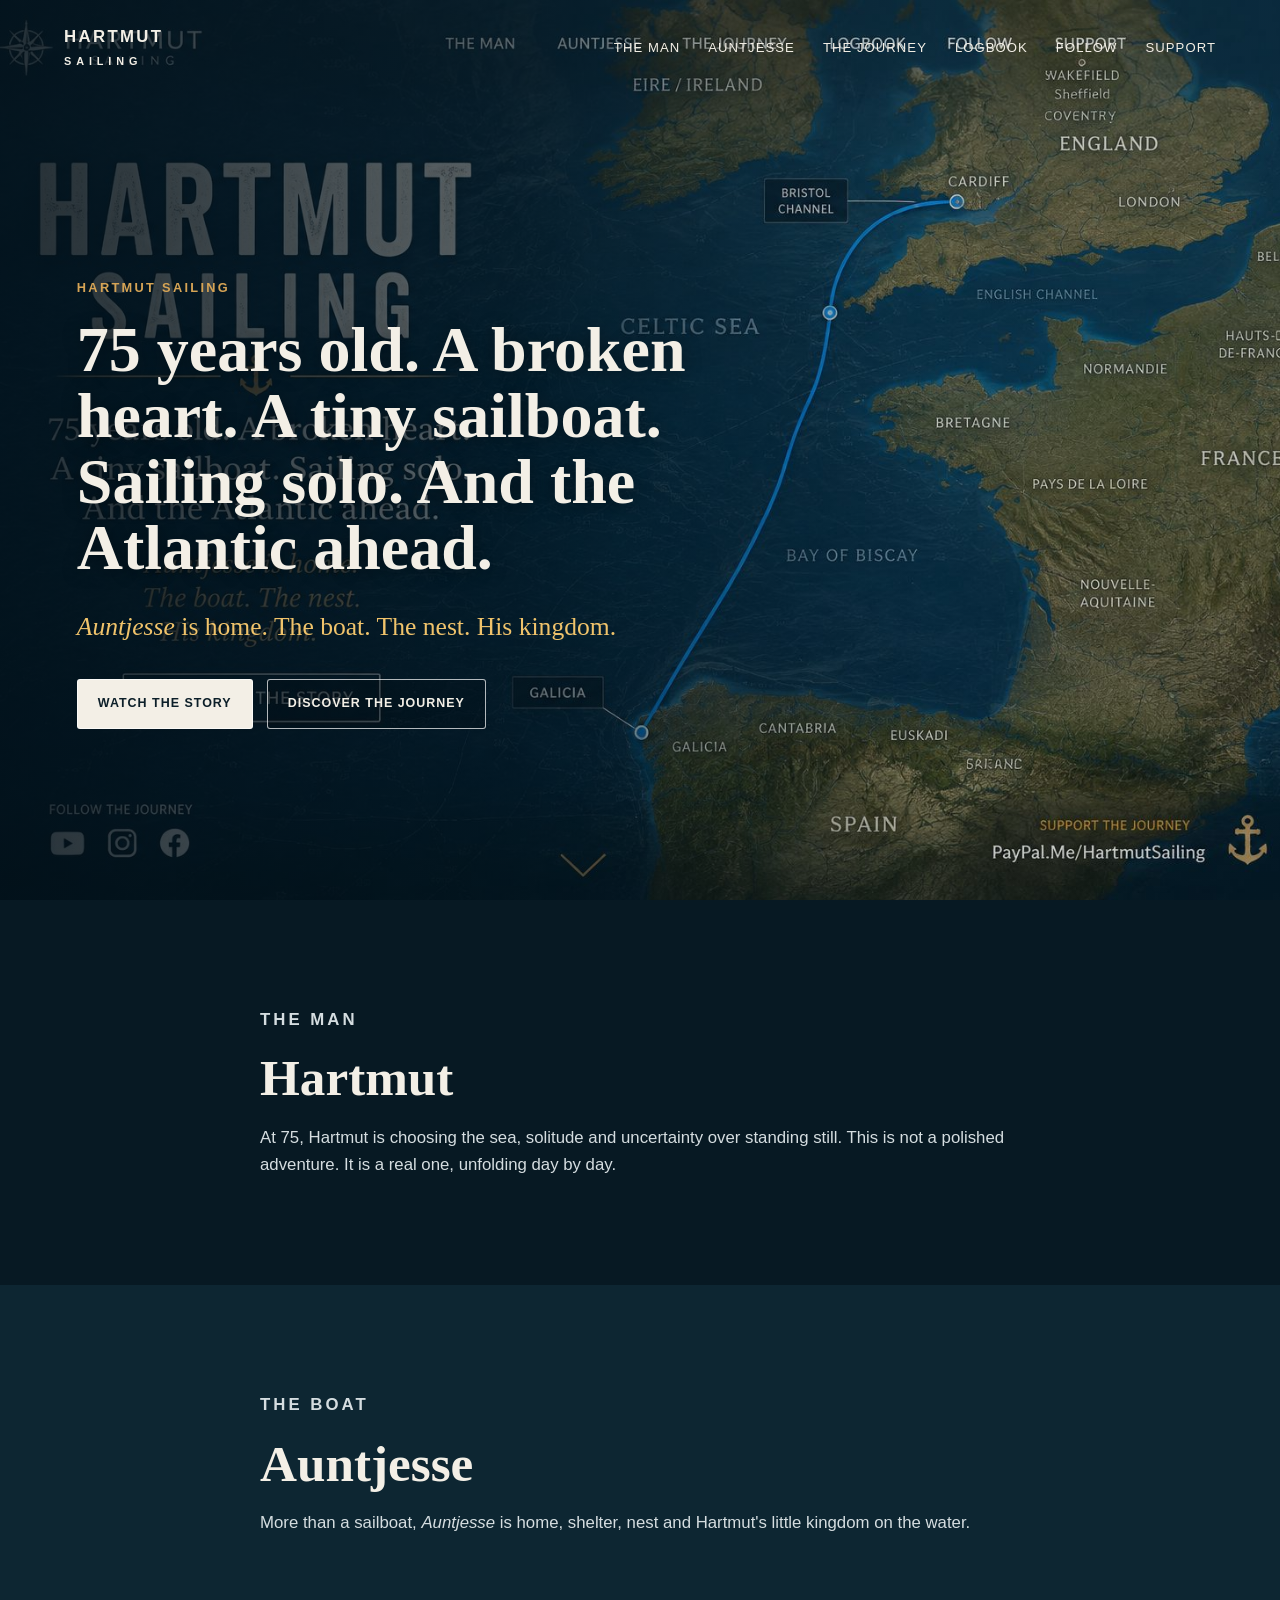
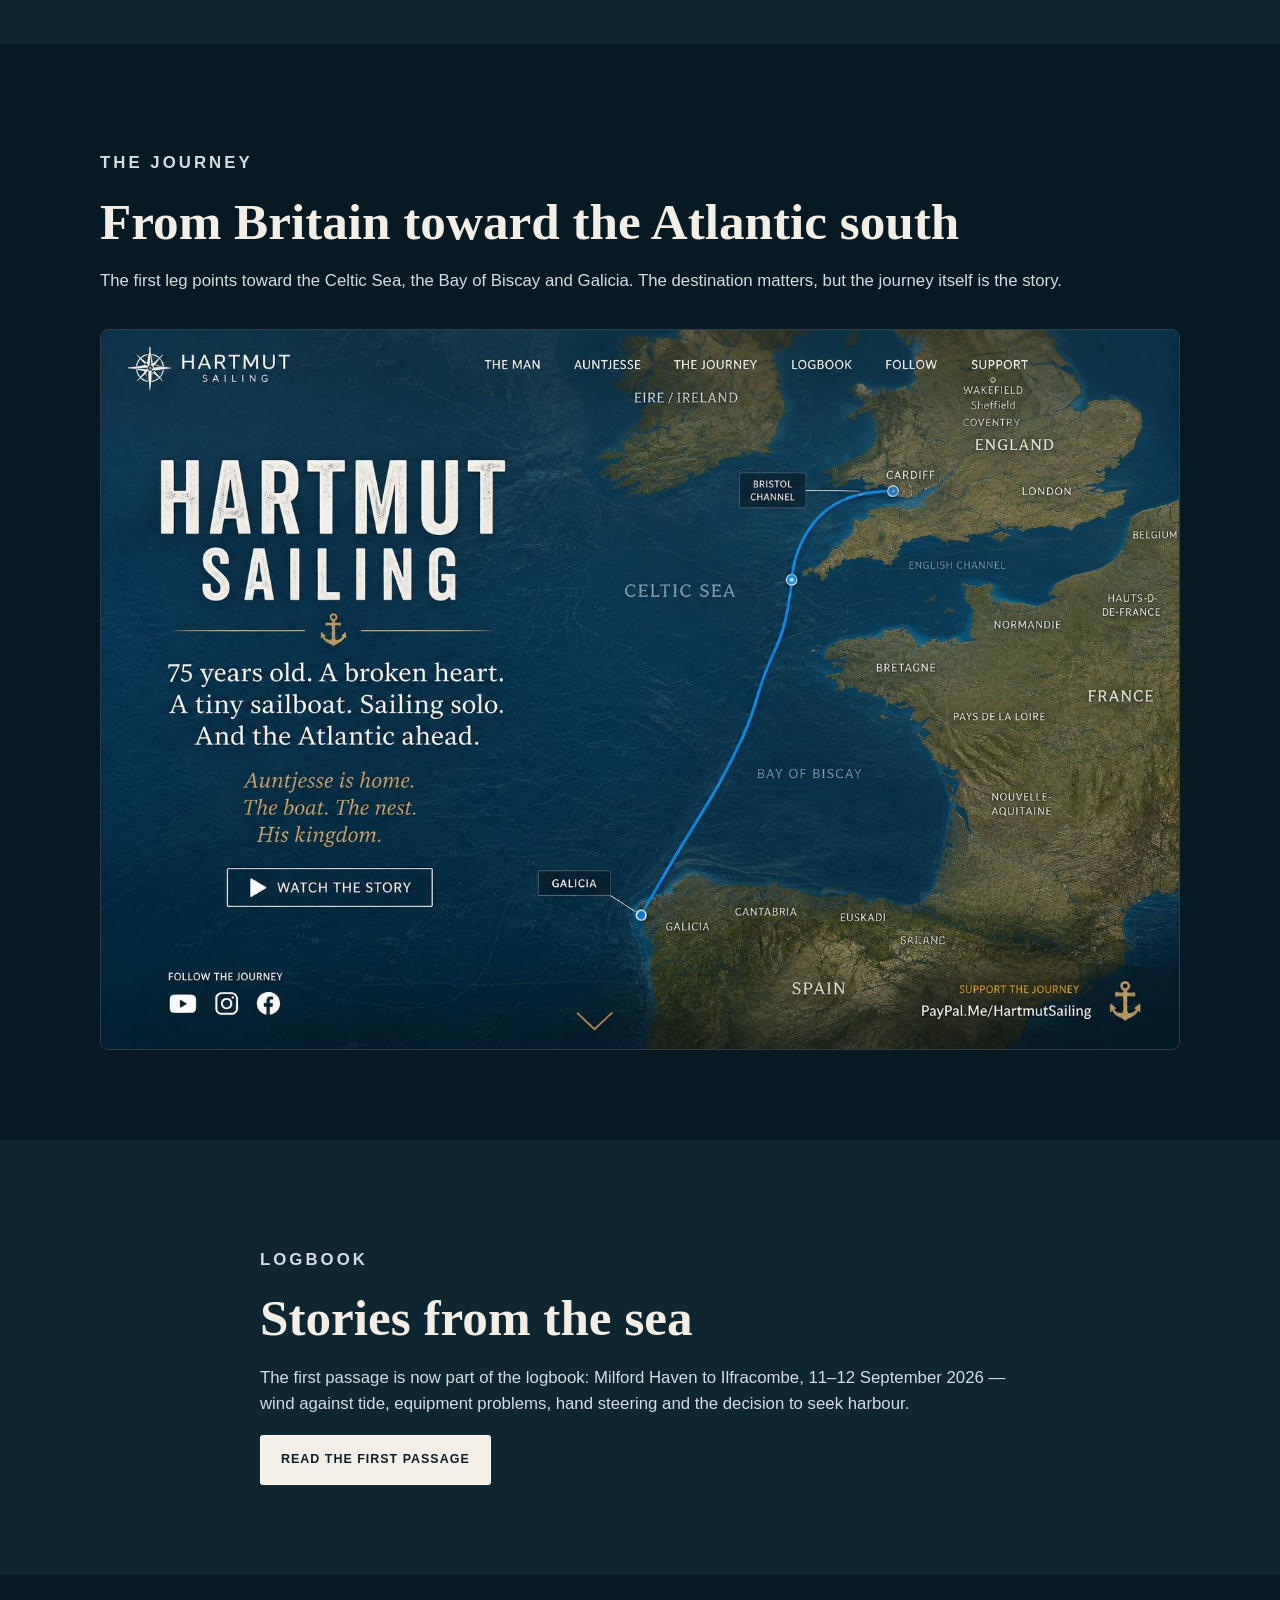
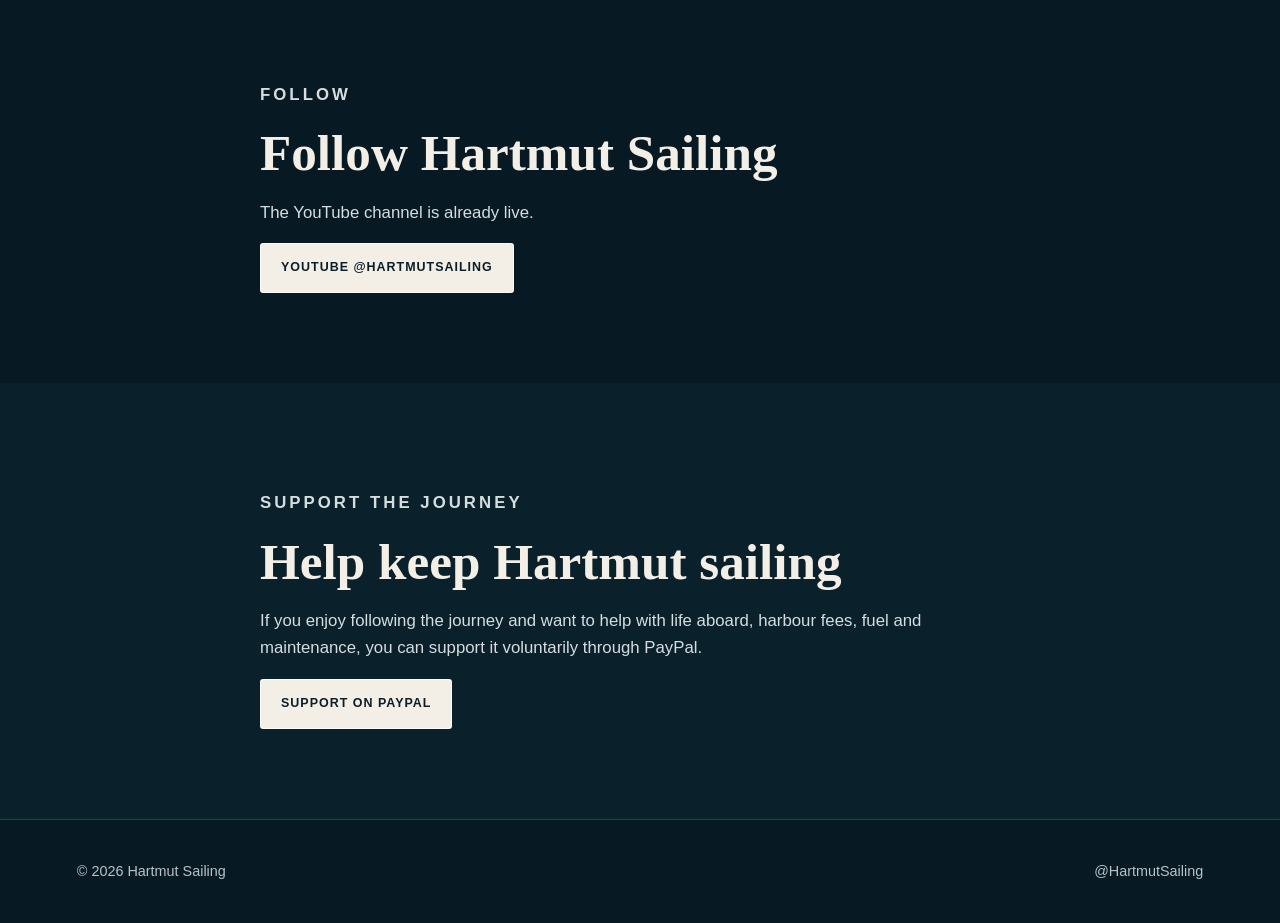
<file: index.html>
<!doctype html>
<html lang="en">
<head>
  <meta charset="utf-8">
  <meta name="viewport" content="width=device-width, initial-scale=1">
  <title>Hartmut Sailing</title>
  <meta name="description" content="75 years old. A broken heart. A tiny sailboat. Sailing solo. And the Atlantic ahead.">
  <link rel="stylesheet" href="style.css">
</head>
<body>
  <header class="hero" id="top">
    <div class="overlay"></div>
    <nav class="nav">
      <a class="brand" href="#top">HARTMUT <span>SAILING</span></a>
      <button class="menu-toggle" aria-label="Open menu">☰</button>
      <div class="menu">
        <a href="#man">The Man</a>
        <a href="#boat">Auntjesse</a>
        <a href="#journey">The Journey</a>
        <a href="#logbook">Logbook</a>
        <a href="#follow">Follow</a>
        <a href="#support">Support</a>
      </div>
    </nav>
    <div class="hero-content">
      <p class="eyebrow">HARTMUT SAILING</p>
      <h1>75 years old. A broken heart. A tiny sailboat. Sailing solo. And the Atlantic ahead.</h1>
      <p class="lead"><em>Auntjesse</em> is home. The boat. The nest. His kingdom.</p>
      <div class="cta-row">
        <a class="button primary" href="https://www.youtube.com/@HartmutSailing" target="_blank" rel="noopener">Watch the story</a>
        <a class="button secondary" href="#journey">Discover the journey</a>
      </div>
    </div>
  </header>
  <main>
    <section id="man" class="section">
      <div class="section-inner narrow">
        <p class="kicker">The Man</p>
        <h2>Hartmut</h2>
        <p>At 75, Hartmut is choosing the sea, solitude and uncertainty over standing still. This is not a polished adventure. It is a real one, unfolding day by day.</p>
      </div>
    </section>
    <section id="boat" class="section alt">
      <div class="section-inner narrow">
        <p class="kicker">The Boat</p>
        <h2>Auntjesse</h2>
        <p>More than a sailboat, <em>Auntjesse</em> is home, shelter, nest and Hartmut's little kingdom on the water.</p>
      </div>
    </section>
    <section id="journey" class="section">
      <div class="section-inner">
        <p class="kicker">The Journey</p>
        <h2>From Britain toward the Atlantic south</h2>
        <p>The first leg points toward the Celtic Sea, the Bay of Biscay and Galicia. The destination matters, but the journey itself is the story.</p>
        <img class="route-image" src="asset/hero.jpg" alt="Hartmut Sailing route across the Atlantic coast of Western Europe">
      </div>
    </section>
    <section id="logbook" class="section alt">
      <div class="section-inner narrow">
        <p class="kicker">Logbook</p>
        <h2>Stories from the sea</h2>
        <p>The first passage is now part of the logbook: Milford Haven to Ilfracombe, 11–12 September 2026 — wind against tide, equipment problems, hand steering and the decision to seek harbour.</p>
        <a class="button primary" href="first-passage.html">Read The First Passage</a>
      </div>
    </section>
    <section id="follow" class="section">
      <div class="section-inner narrow">
        <p class="kicker">Follow</p>
        <h2>Follow Hartmut Sailing</h2>
        <p>The YouTube channel is already live.</p>
        <a class="button primary" href="https://www.youtube.com/@HartmutSailing" target="_blank" rel="noopener">YouTube @HartmutSailing</a>
      </div>
    </section>
    <section id="support" class="section support">
      <div class="section-inner narrow">
        <p class="kicker">Support the Journey</p>
        <h2>Help keep Hartmut sailing</h2>
        <p>If you enjoy following the journey and want to help with life aboard, harbour fees, fuel and maintenance, you can support it voluntarily through PayPal.</p>
        <a class="button primary" href="https://www.paypal.me/Hartmutsailing" target="_blank" rel="noopener">Support on PayPal</a>
      </div>
    </section>
  </main>
  <footer>
    <p>© 2026 Hartmut Sailing</p>
    <p><a href="https://www.youtube.com/@HartmutSailing" target="_blank" rel="noopener">@HartmutSailing</a></p>
  </footer>
  <script>
    const toggle = document.querySelector('.menu-toggle');
    const menu = document.querySelector('.menu');
    toggle.addEventListener('click', () => menu.classList.toggle('open'));
    document.querySelectorAll('.menu a').forEach(a => a.addEventListener('click', () => menu.classList.remove('open')));
  </script>
</body>
</html>
</file>
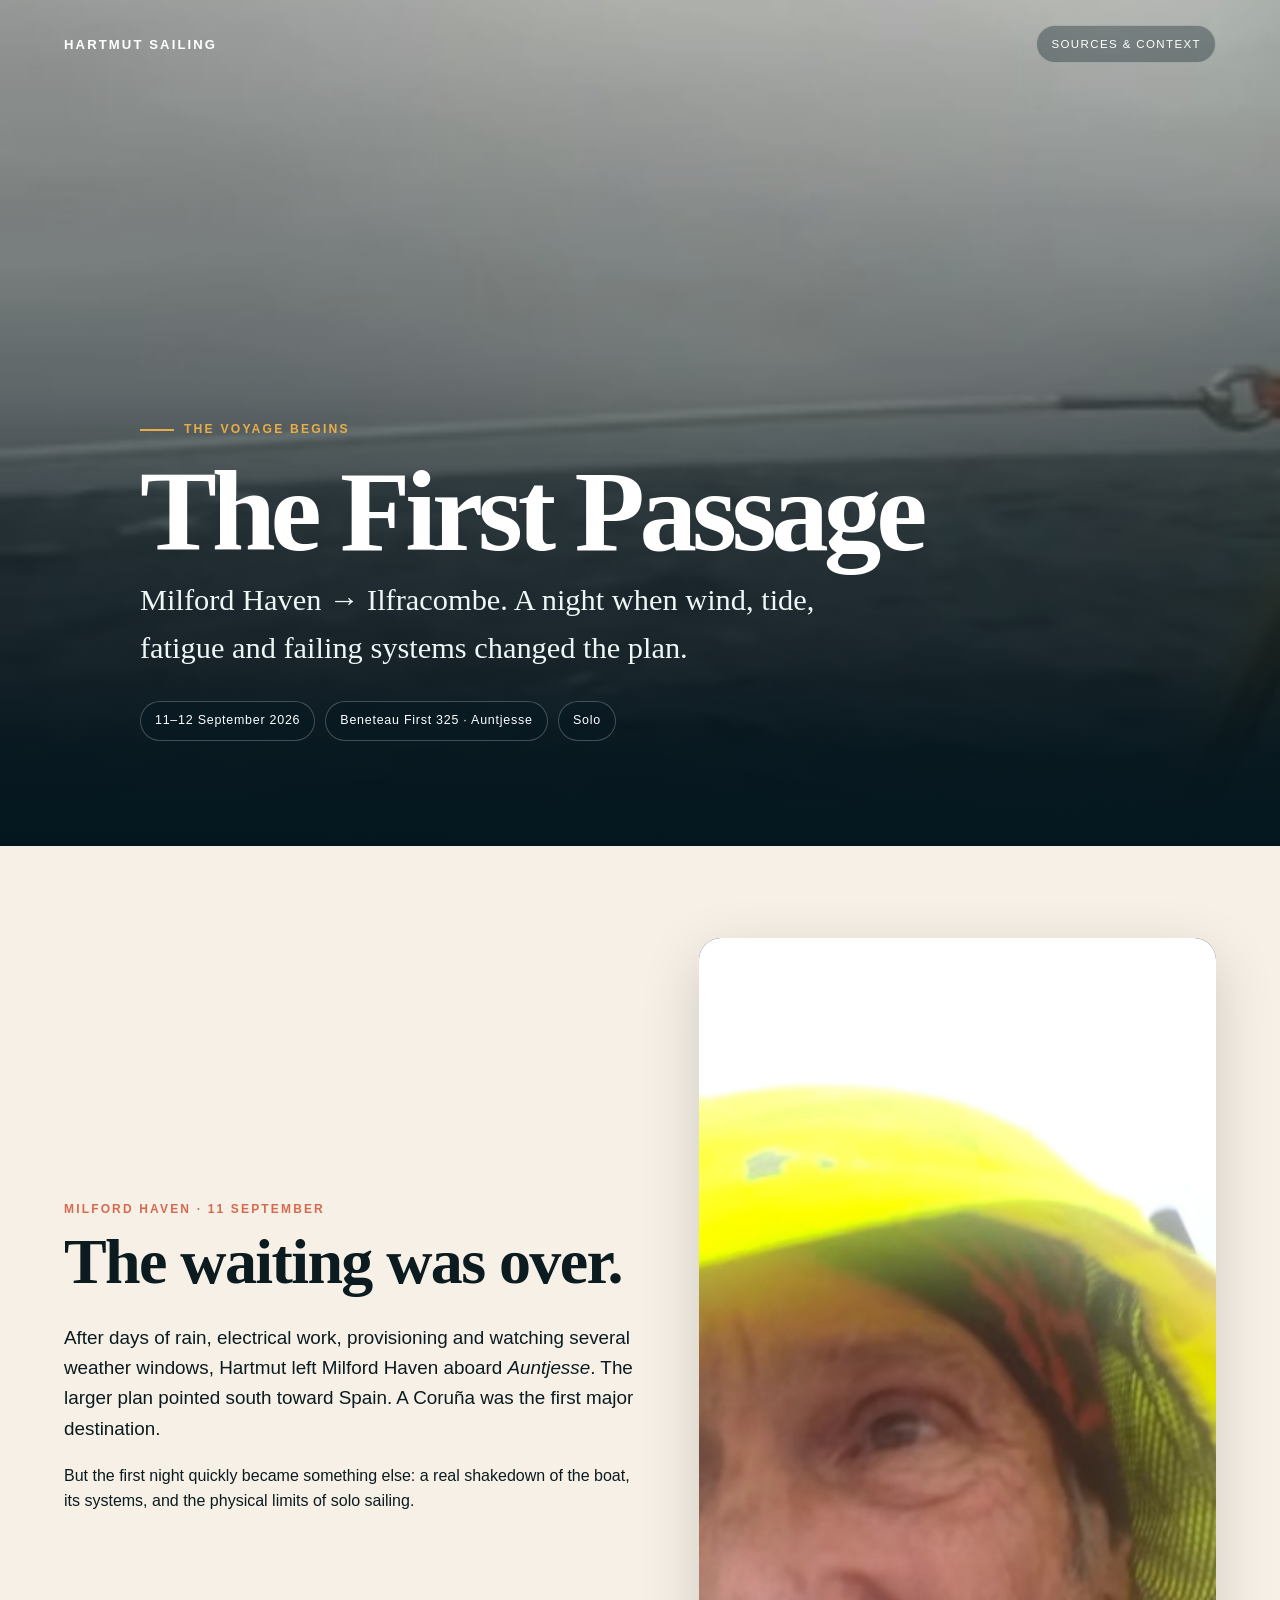
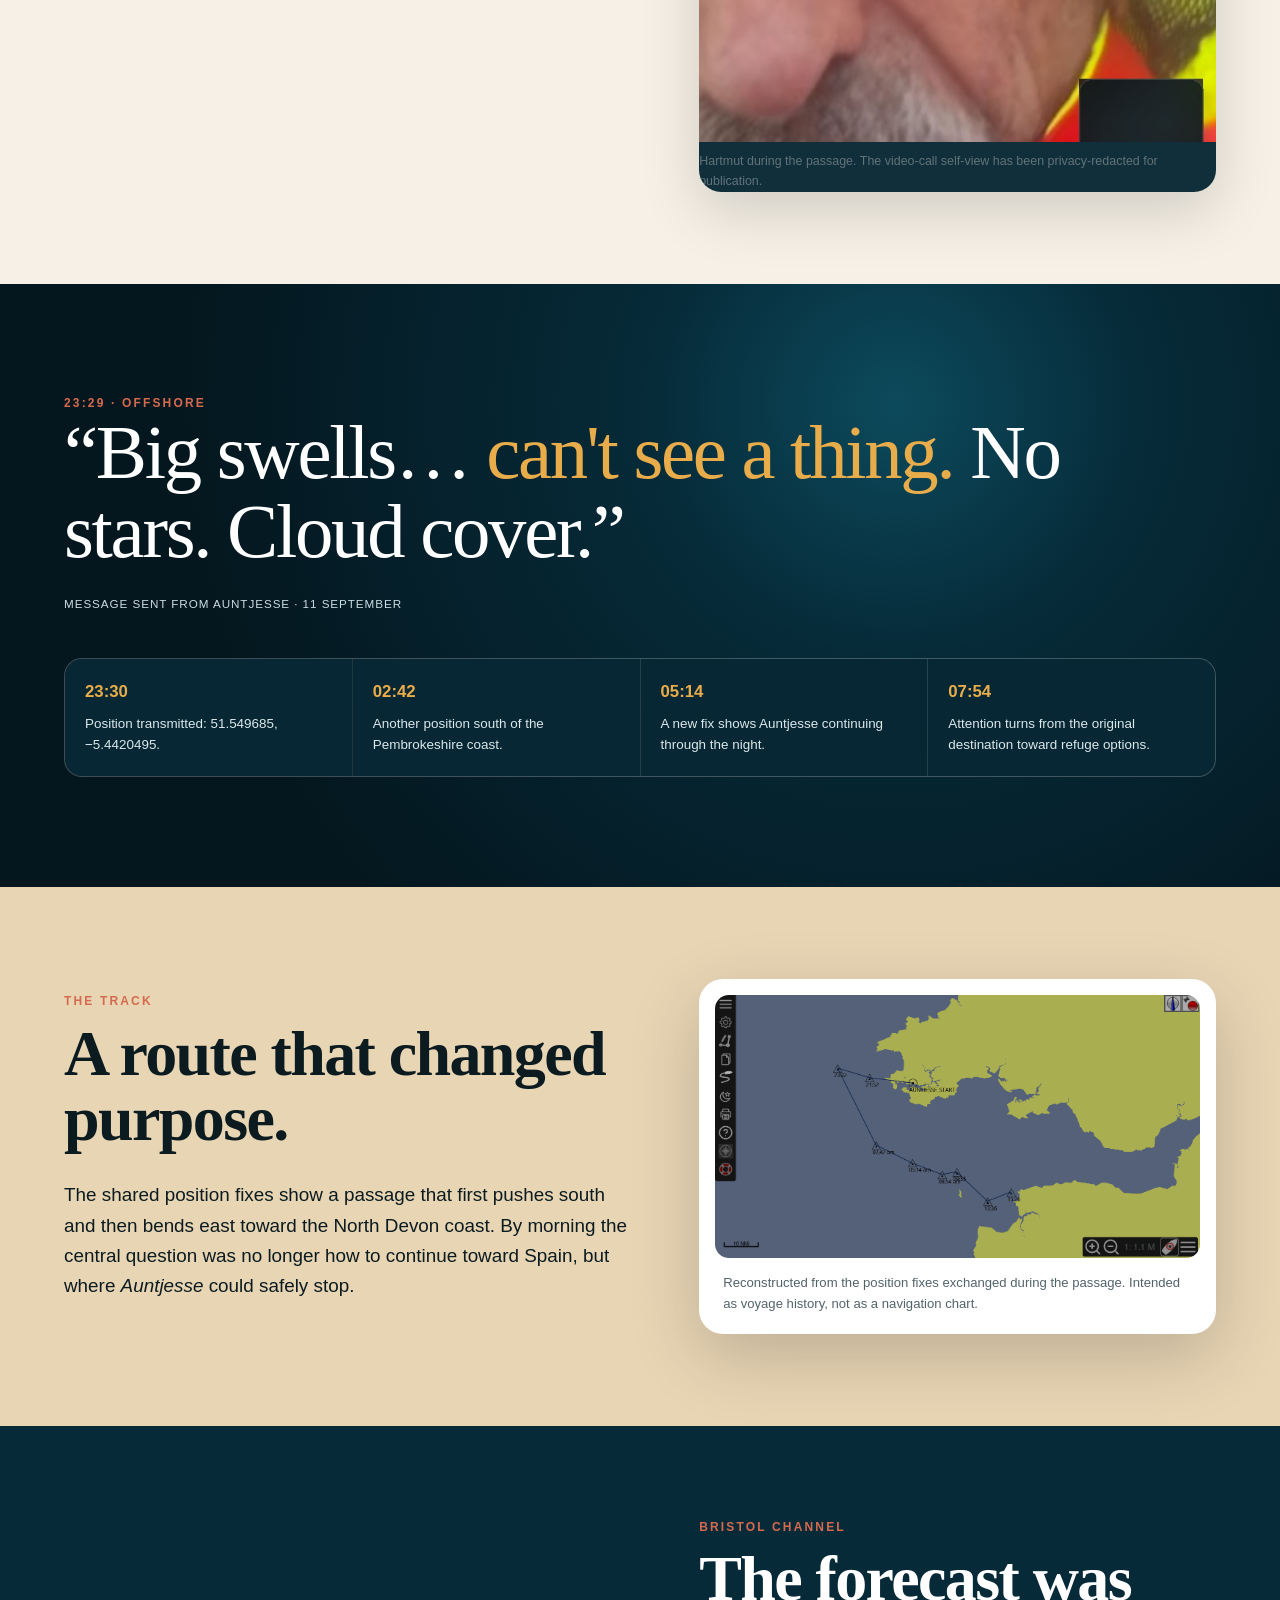
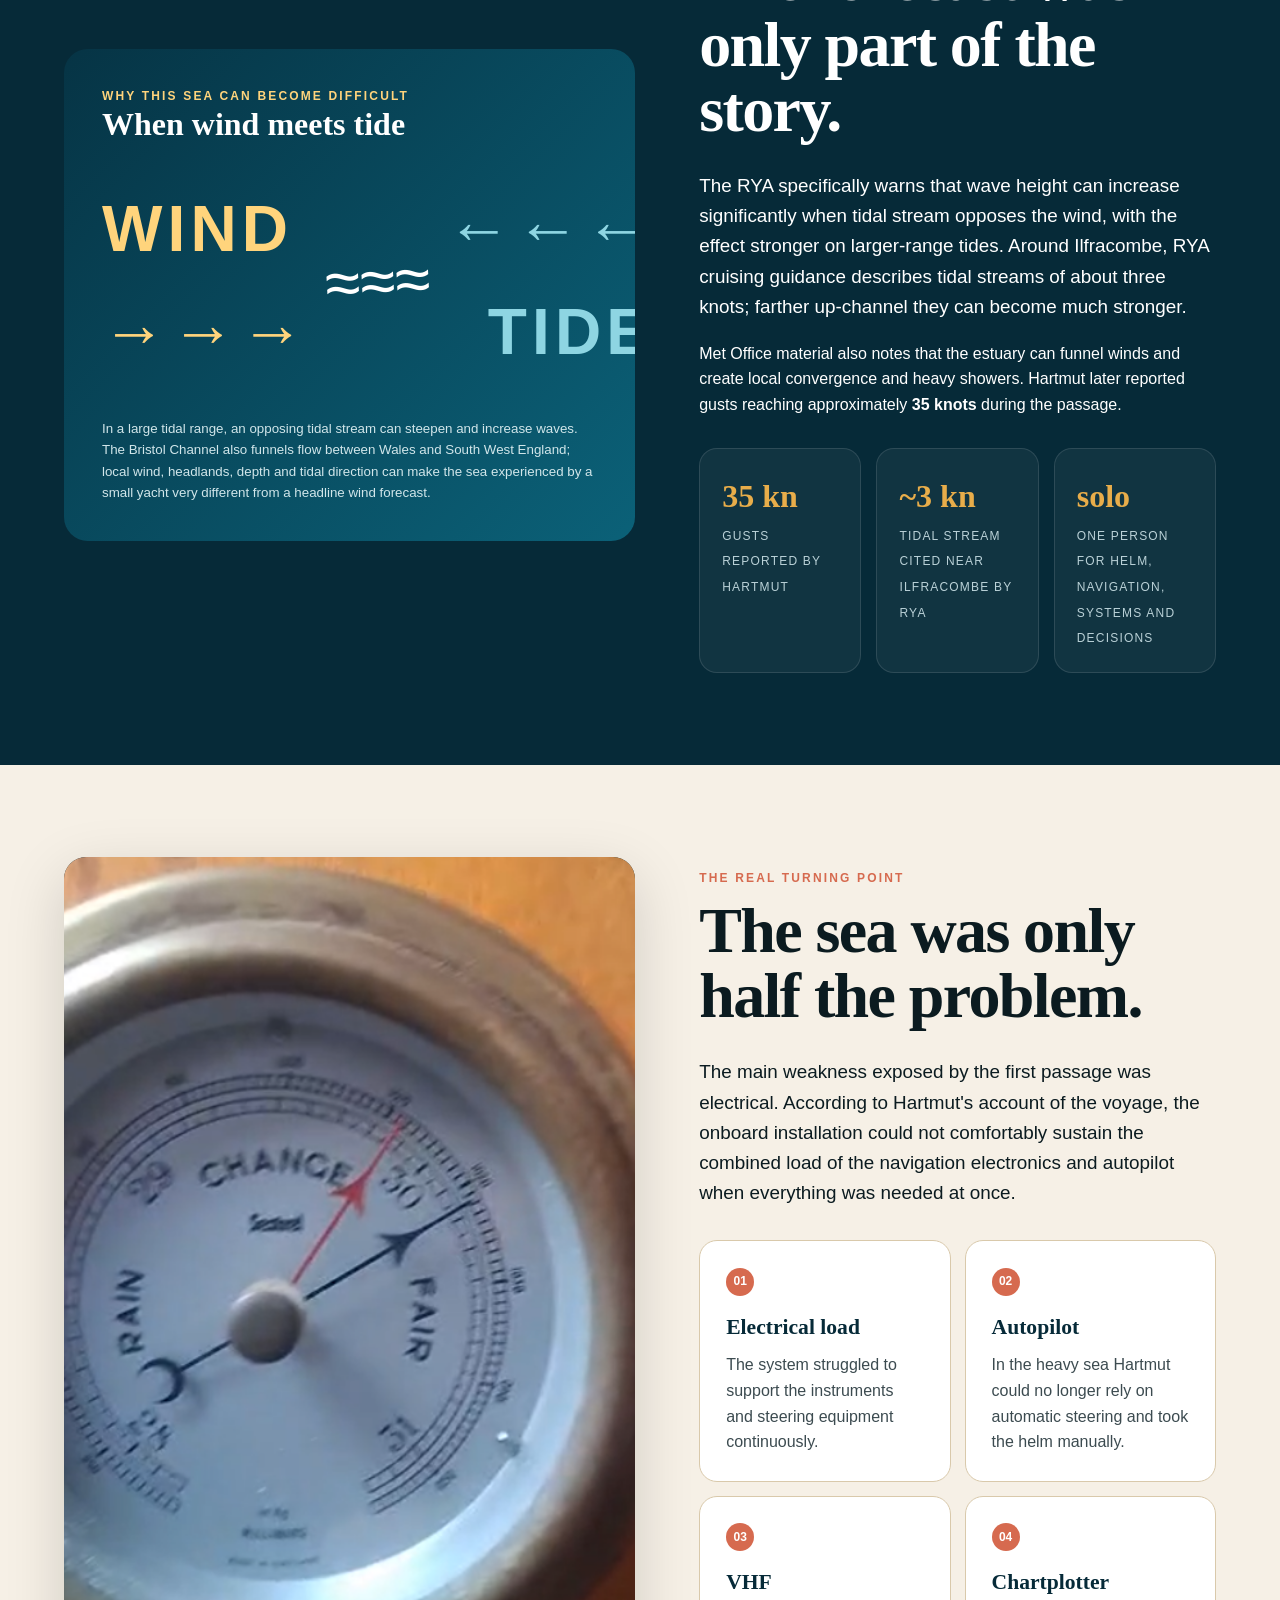
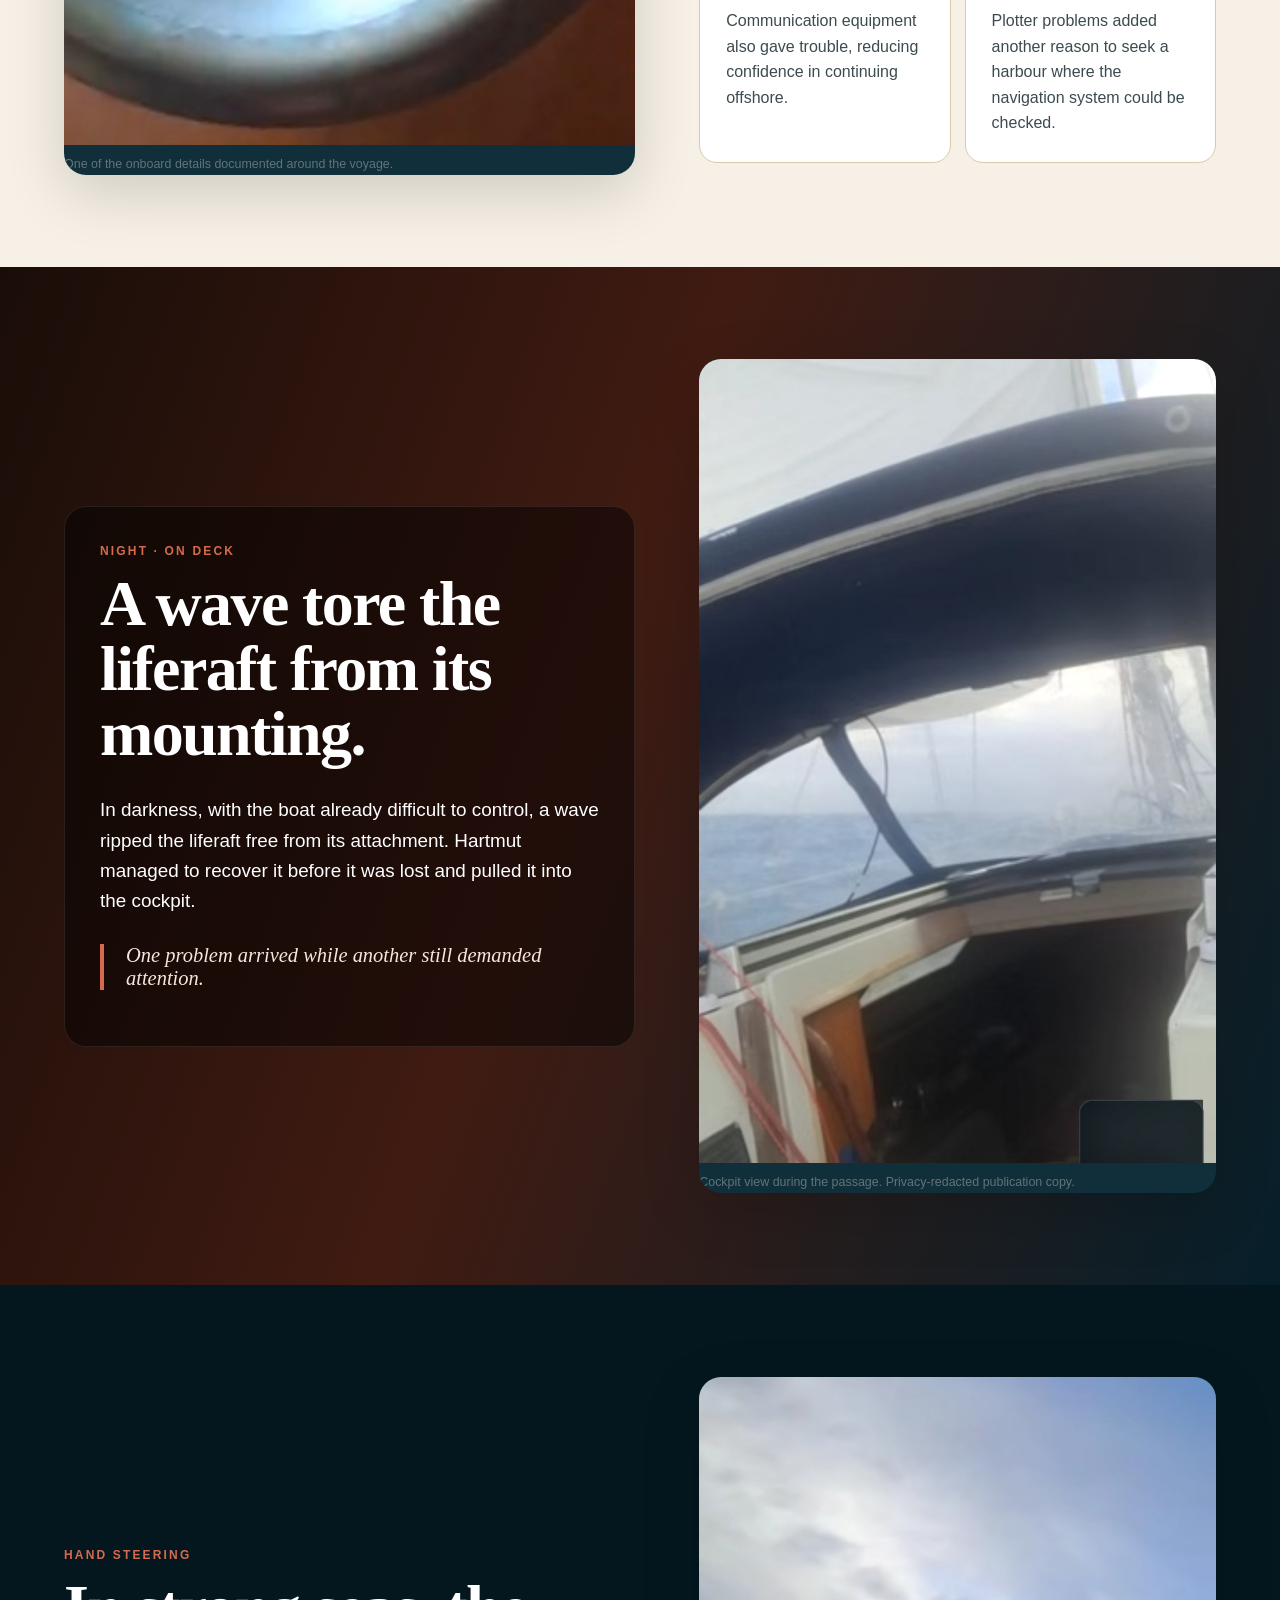
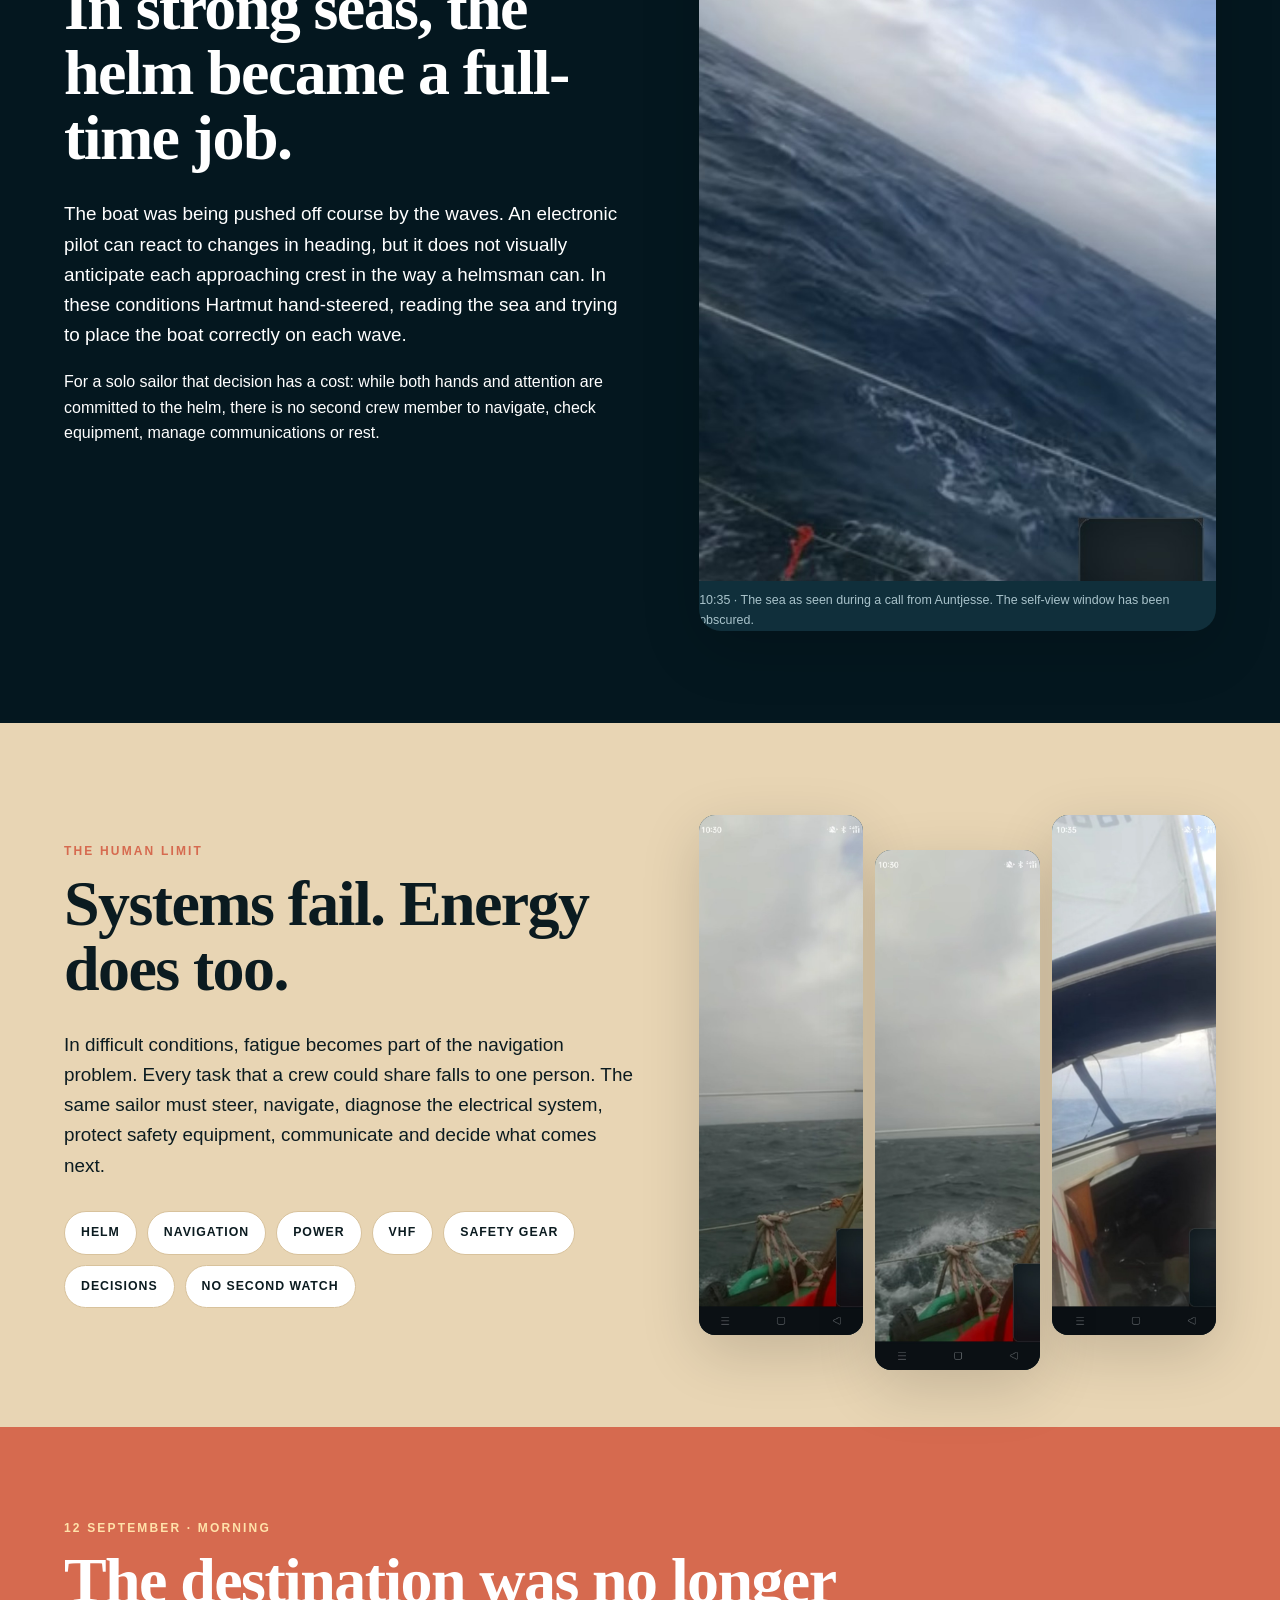
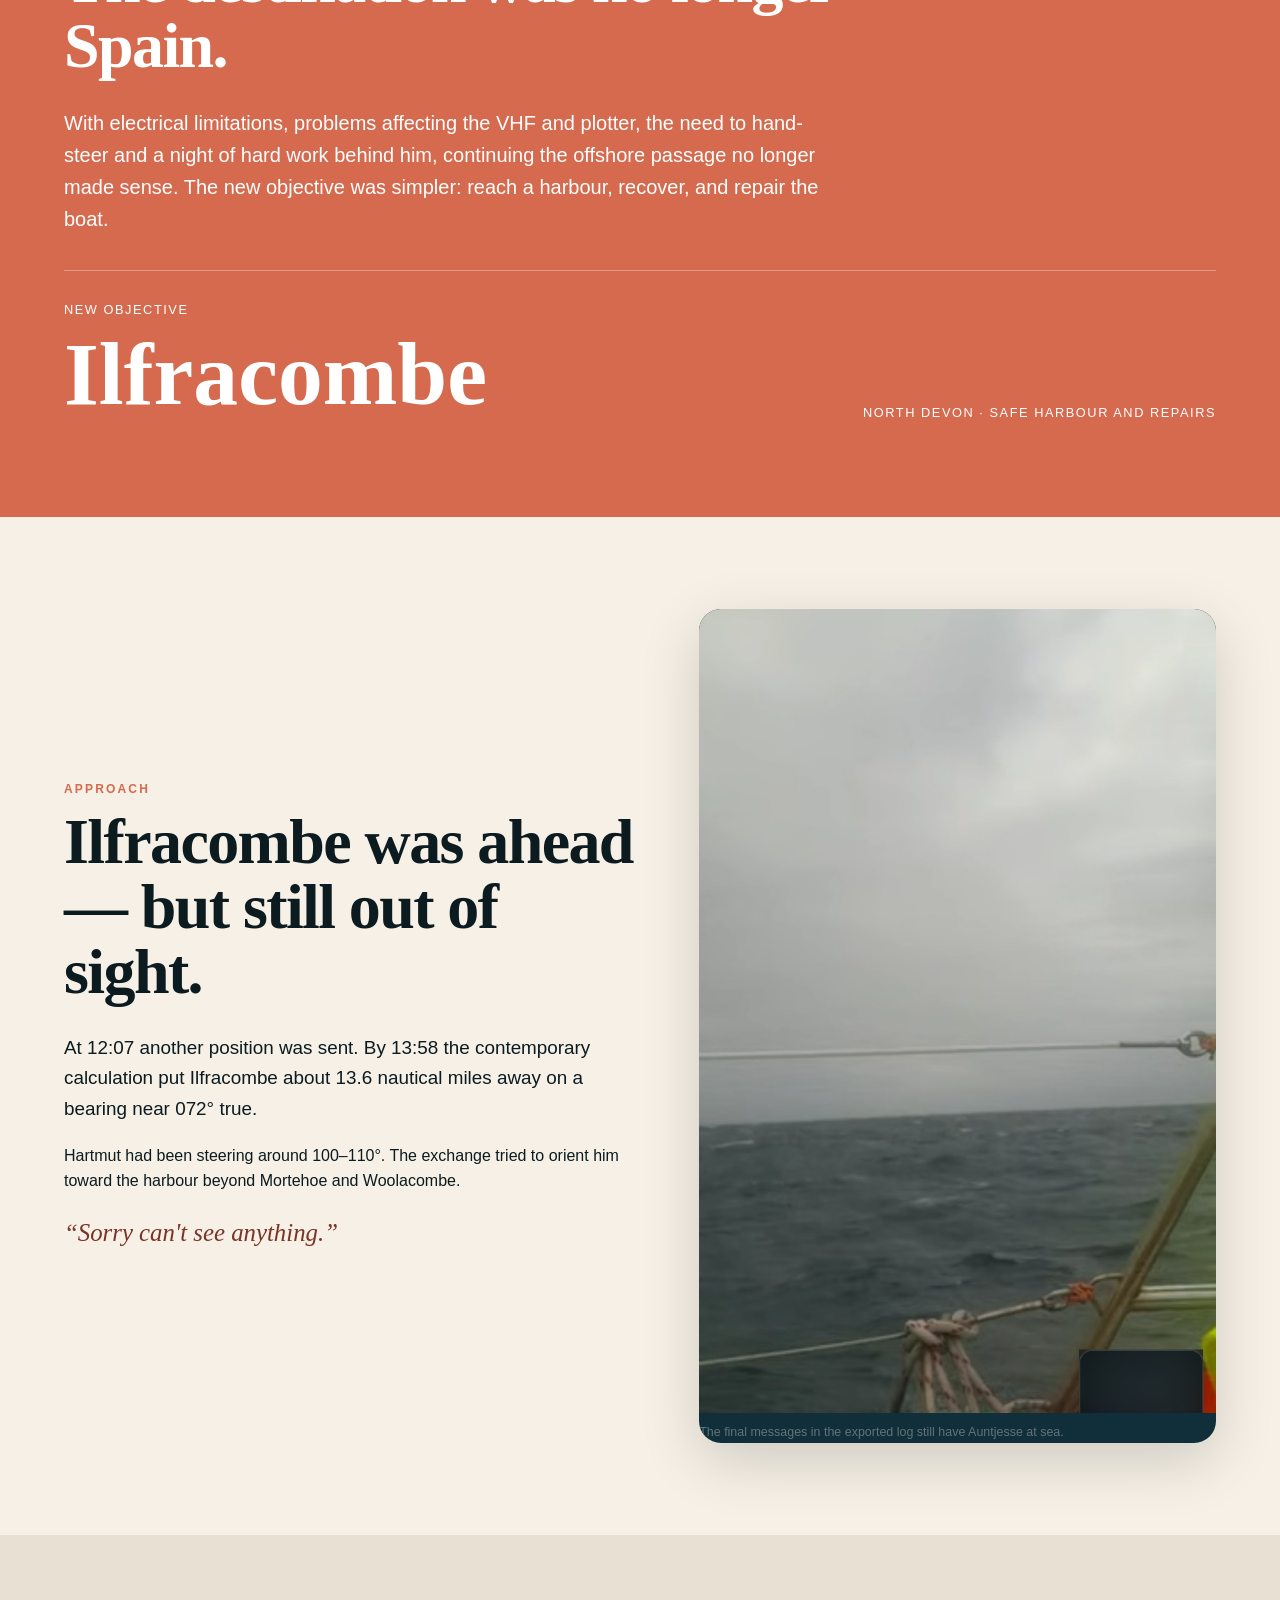
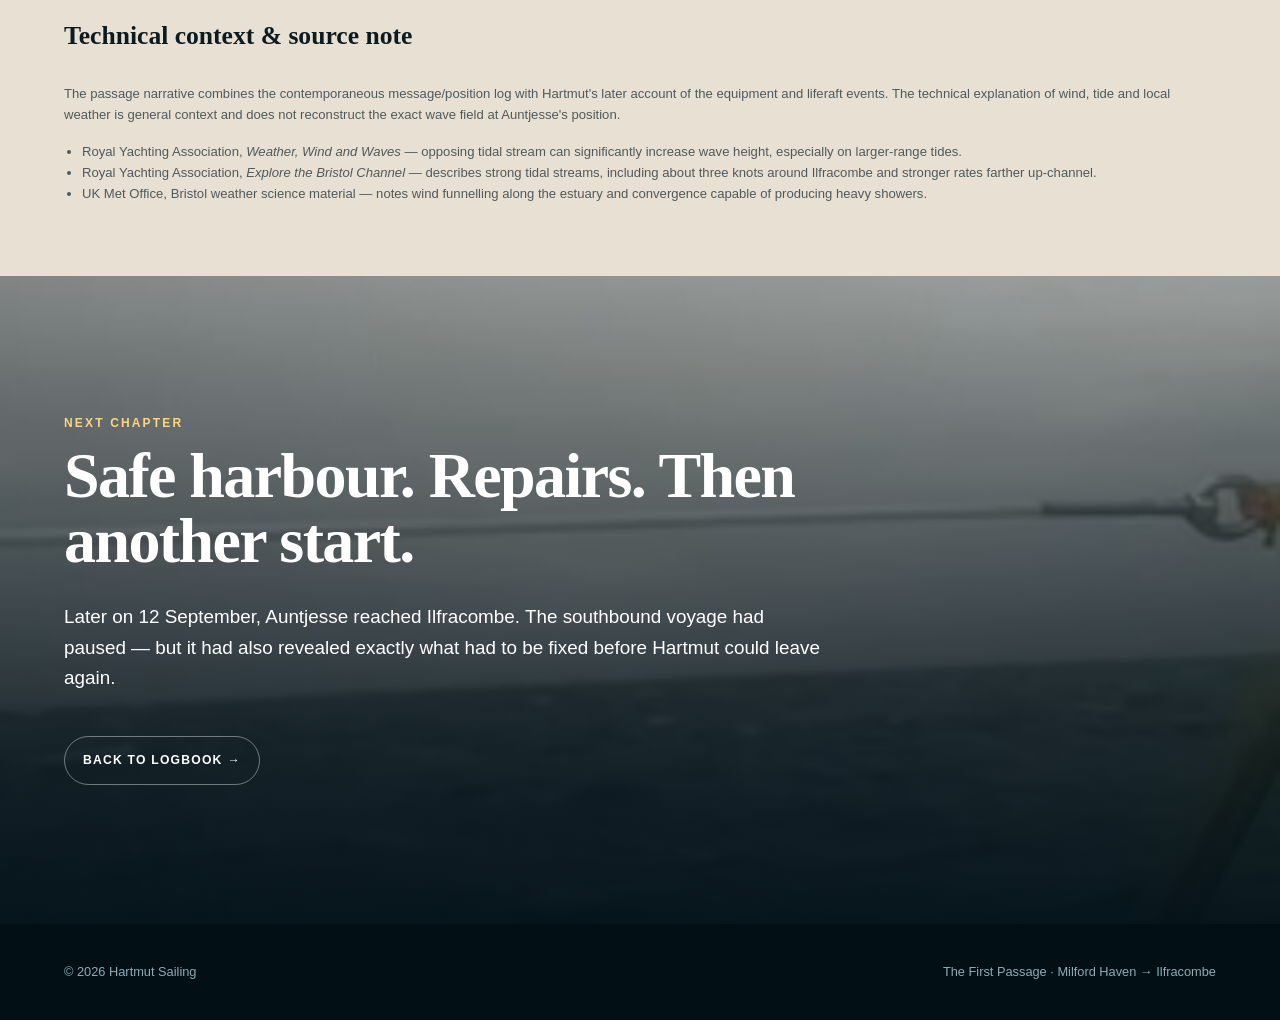
<file: first-passage.html>
<!doctype html>
<html lang="en"><head><meta charset="utf-8"><meta name="viewport" content="width=device-width,initial-scale=1">
<title>The First Passage | Hartmut Sailing</title>
<meta name="description" content="Milford Haven to Ilfracombe, 11–12 September 2026 — Hartmut's first hard passage aboard Auntjesse.">
<style>
:root{
 --navy:#04171f; --deep:#062a38; --sea:#0a4a5d; --blue:#12728a;
 --foam:#f6f0e6; --sand:#e8d5b4; --gold:#e8ad4a; --coral:#d66a4f;
 --mist:#c9dce2; --ink:#0b1b20; --white:#fff;
 --max:1180px;
}
*{box-sizing:border-box}html{scroll-behavior:smooth;background:var(--navy)}
body{margin:0;font-family:Arial,Helvetica,sans-serif;color:var(--ink);background:var(--foam);line-height:1.6;overflow-x:hidden;overflow-y:auto}
a{color:inherit}.wrap{width:min(var(--max),90vw);margin:0 auto}
.topbar{position:absolute;z-index:20;top:0;left:0;right:0;padding:25px 0;color:#fff}
.topbar .wrap{display:flex;justify-content:space-between;align-items:center;gap:20px}
.brand{font-weight:900;letter-spacing:.16em;font-size:.82rem;text-decoration:none}.back{font-size:.72rem;letter-spacing:.12em;text-transform:uppercase;text-decoration:none;border:1px solid #ffffff55;border-radius:999px;padding:9px 14px;background:#04171f55;backdrop-filter:blur(8px)}
.hero{position:relative;min-height:94vh;display:flex;align-items:flex-end;color:#fff;background:linear-gradient(180deg,#02101910 0%,#02101955 45%,#021019ef 100%),url('asset/voyage/first-passage/hero.jpg') center 55%/cover no-repeat}
.hero:after{content:"";position:absolute;inset:auto 0 0;height:180px;background:linear-gradient(transparent,var(--navy));pointer-events:none}
.hero-inner{position:relative;z-index:2;padding:160px 0 105px;width:min(1000px,90vw)}
.kicker{display:inline-flex;align-items:center;gap:10px;color:var(--gold);font-weight:900;letter-spacing:.18em;text-transform:uppercase;font-size:.76rem}.kicker:before{content:"";width:34px;height:2px;background:var(--gold)}
h1{font-family:Georgia,'Times New Roman',serif;font-size:clamp(3.4rem,9vw,8.4rem);line-height:.88;margin:.18em 0 .12em;letter-spacing:-.045em;max-width:1000px}.deck{font-family:Georgia,'Times New Roman',serif;font-size:clamp(1.15rem,2.4vw,1.9rem);max-width:720px;color:#eef6f6}.meta{margin-top:28px;display:flex;flex-wrap:wrap;gap:10px}.pill{border:1px solid #ffffff3c;background:#07192388;backdrop-filter:blur(8px);border-radius:999px;padding:9px 14px;font-size:.78rem;letter-spacing:.06em}
.section{padding:92px 0}.dark{background:var(--navy);color:#fff}.deep{background:var(--deep);color:#fff}.light{background:var(--foam)}.sand{background:var(--sand)}
.grid2{display:grid;grid-template-columns:1.05fr .95fr;gap:64px;align-items:center}.grid3{display:grid;grid-template-columns:repeat(3,1fr);gap:18px}.eyebrow{font-size:.75rem;text-transform:uppercase;letter-spacing:.18em;font-weight:900;color:var(--coral)}
h2{font-family:Georgia,'Times New Roman',serif;font-size:clamp(2.4rem,5vw,4.6rem);line-height:1.02;margin:.15em 0 .45em;letter-spacing:-.025em}.lead{font-size:1.18rem;max-width:760px}.bigquote{font-family:Georgia,'Times New Roman',serif;font-size:clamp(2.3rem,6vw,5.7rem);line-height:1.03;margin:0;color:#fff;letter-spacing:-.03em}.bigquote em{color:var(--gold);font-style:normal}.quote-meta{margin-top:24px;color:var(--mist);letter-spacing:.08em;text-transform:uppercase;font-size:.73rem}
.photo{margin:0;border-radius:22px;overflow:hidden;background:#102f3b;box-shadow:0 18px 60px #00000028}.photo img{display:block;width:100%;height:auto}.photo.tall img{aspect-ratio:9/14;object-fit:cover}.photo.wide img{aspect-ratio:16/10;object-fit:cover}.caption{font-size:.78rem;color:#627379;margin-top:10px}.dark .caption,.deep .caption{color:#a9c3cb}
.night{padding:110px 0;background:radial-gradient(circle at 70% 20%,#0c4a5c 0,#062a38 25%,#04171f 70%);color:#fff}
.timeline{display:grid;grid-template-columns:repeat(4,1fr);gap:1px;margin-top:44px;background:#ffffff20;border:1px solid #ffffff20;border-radius:18px;overflow:hidden}.titem{padding:20px;background:#072734}.time{color:var(--gold);font-weight:900;font-size:1.05rem}.ttext{font-size:.84rem;color:#dce8eb;margin-top:7px}
.route-card{background:#fff;border-radius:24px;padding:16px;box-shadow:0 22px 70px #00000030}.route-card img{width:100%;display:block;border-radius:14px}.route-note{padding:14px 8px 4px;font-size:.82rem;color:#52636a}
.diagram{position:relative;padding:38px;border-radius:24px;background:linear-gradient(135deg,#063445,#0b6178);color:#fff;min-height:340px;overflow:hidden}.diagram h3{font:700 2rem Georgia,serif;margin:0 0 22px}.flow{display:grid;grid-template-columns:1fr auto 1fr;align-items:center;gap:16px;margin:35px 0}.arrow{font-size:clamp(2.2rem,5vw,4.6rem);font-weight:900;letter-spacing:.08em}.arrow.tide{text-align:right;color:#8ed5e2}.arrow.wind{color:#ffd47c}.waves{font-size:clamp(2rem,5vw,4rem);transform:rotate(-3deg);white-space:nowrap}.diagram small{display:block;color:#d1e6ea;max-width:760px}
.statrow{display:grid;grid-template-columns:repeat(3,1fr);gap:15px;margin-top:30px}.stat{background:#ffffff0c;border:1px solid #ffffff1d;border-radius:18px;padding:22px}.stat b{display:block;font-size:2rem;color:var(--gold);font-family:Georgia,serif}.stat span{font-size:.75rem;text-transform:uppercase;letter-spacing:.1em;color:#bad1d7}
.failures{display:grid;grid-template-columns:repeat(2,1fr);gap:14px;margin-top:32px}.failure{padding:26px;border-radius:18px;background:#fff;border:1px solid #d9c9ab}.failure strong{display:block;font-family:Georgia,serif;font-size:1.35rem;color:var(--deep);margin-bottom:8px}.failure p{margin:0;color:#3c4b50}.failure .n{display:inline-flex;width:28px;height:28px;border-radius:50%;align-items:center;justify-content:center;background:var(--coral);color:#fff;font-size:.75rem;font-weight:900;margin-bottom:14px}
.liferaft{background:linear-gradient(110deg,#1a0d08 0,#401b12 45%,#061f2a 100%);color:#fff}.liferaft .callout{border-left:4px solid var(--coral);padding-left:22px;margin-top:28px;font:italic 1.28rem Georgia,serif;color:#f6e6dc}.liferaft .night-card{background:#0007;border:1px solid #ffffff18;border-radius:22px;padding:35px}
.human{background:var(--sand);position:relative}.human .words{display:flex;flex-wrap:wrap;gap:10px;margin-top:30px}.human .word{background:#fff;border-radius:999px;padding:11px 16px;font-size:.77rem;font-weight:900;letter-spacing:.08em;text-transform:uppercase;border:1px solid #d8c29c}
.gallery{display:grid;grid-template-columns:1fr 1fr 1fr;gap:12px}.gallery .photo{border-radius:16px}.gallery .photo img{height:520px;object-fit:cover}.gallery .photo:nth-child(2){transform:translateY(35px)}
.decision{background:var(--coral);color:#fff}.decision h2{max-width:850px}.decision .reason{font-size:1.25rem;max-width:760px}.decision .port{margin-top:35px;padding-top:25px;border-top:1px solid #ffffff50;display:flex;justify-content:space-between;gap:20px;align-items:end}.port strong{font:700 clamp(3rem,7vw,6rem) Georgia,serif}.port span{font-size:.8rem;letter-spacing:.12em;text-transform:uppercase}
.sources{padding:56px 0;background:#e8e0d2}.sources h3{font-family:Georgia,serif;font-size:1.6rem}.sources p,.sources li{font-size:.82rem;color:#4d5a5d}.sources a{text-decoration:underline}.source-list{padding-left:18px}
.final{min-height:72vh;display:flex;align-items:center;background:linear-gradient(180deg,#02101930,#021019ed),url('asset/voyage/first-passage/sea2.jpg') center 58%/cover no-repeat;color:#fff}.final .wrap{padding:100px 0}.final h2{max-width:900px}.final .next{display:inline-block;margin-top:24px;border:1px solid #ffffff66;padding:14px 18px;border-radius:999px;text-decoration:none;font-weight:900;font-size:.76rem;letter-spacing:.1em}
footer{background:#021016;color:#8eabb4;padding:38px 0;font-size:.8rem}.footer-inner{display:flex;justify-content:space-between;gap:20px;flex-wrap:wrap}
@media(max-width:820px){.grid2{grid-template-columns:1fr;gap:36px}.timeline{grid-template-columns:1fr 1fr}.grid3,.gallery{grid-template-columns:1fr}.gallery .photo:nth-child(2){transform:none}.gallery .photo img{height:auto;aspect-ratio:4/5}.failures{grid-template-columns:1fr}.statrow{grid-template-columns:1fr}.flow{grid-template-columns:1fr;text-align:center}.arrow.tide{text-align:center}.hero{min-height:86vh}.hero-inner{padding-bottom:80px}.section{padding:68px 0}.decision .port{display:block}.topbar .back{display:none}}
</style></head><body>
<header class="topbar"><div class="wrap"><a class="brand" href="index.html">HARTMUT SAILING</a><a class="back" href="#sources">Sources & context</a></div></header>
<section class="hero"><div class="wrap hero-inner"><div class="kicker">The voyage begins</div><h1>The First Passage</h1><div class="deck">Milford Haven → Ilfracombe. A night when wind, tide, fatigue and failing systems changed the plan.</div><div class="meta"><span class="pill">11–12 September 2026</span><span class="pill">Beneteau First 325 · Auntjesse</span><span class="pill">Solo</span></div></div></section>

<section class="section light"><div class="wrap grid2"><div><div class="eyebrow">Milford Haven · 11 September</div><h2>The waiting was over.</h2><p class="lead">After days of rain, electrical work, provisioning and watching several weather windows, Hartmut left Milford Haven aboard <em>Auntjesse</em>. The larger plan pointed south toward Spain. A Coruña was the first major destination.</p><p>But the first night quickly became something else: a real shakedown of the boat, its systems, and the physical limits of solo sailing.</p></div><figure class="photo tall"><img src="asset/voyage/first-passage/hartmut.jpg" alt="Hartmut in foul-weather clothing during the passage"><figcaption class="caption">Hartmut during the passage. The video-call self-view has been privacy-redacted for publication.</figcaption></figure></div></section>

<section class="night"><div class="wrap"><div class="eyebrow">23:29 · Offshore</div><p class="bigquote">“Big swells… <em>can't see a thing.</em> No stars. Cloud cover.”</p><div class="quote-meta">Message sent from Auntjesse · 11 September</div><div class="timeline"><div class="titem"><div class="time">23:30</div><div class="ttext">Position transmitted: 51.549685, −5.4420495.</div></div><div class="titem"><div class="time">02:42</div><div class="ttext">Another position south of the Pembrokeshire coast.</div></div><div class="titem"><div class="time">05:14</div><div class="ttext">A new fix shows Auntjesse continuing through the night.</div></div><div class="titem"><div class="time">07:54</div><div class="ttext">Attention turns from the original destination toward refuge options.</div></div></div></div></section>

<section class="section sand"><div class="wrap"><div class="grid2"><div><div class="eyebrow">The track</div><h2>A route that changed purpose.</h2><p class="lead">The shared position fixes show a passage that first pushes south and then bends east toward the North Devon coast. By morning the central question was no longer how to continue toward Spain, but where <em>Auntjesse</em> could safely stop.</p></div><div class="route-card"><img src="asset/voyage/first-passage/route.png" alt="Tracking map showing Auntjesse between Pembrokeshire and North Devon"><div class="route-note">Reconstructed from the position fixes exchanged during the passage. Intended as voyage history, not as a navigation chart.</div></div></div></div></section>

<section class="section deep"><div class="wrap"><div class="grid2"><div class="diagram"><div class="eyebrow" style="color:#ffd47c">Why this sea can become difficult</div><h3>When wind meets tide</h3><div class="flow"><div class="arrow wind">WIND →→→</div><div class="waves">≈≈≈</div><div class="arrow tide">←←← TIDE</div></div><small>In a large tidal range, an opposing tidal stream can steepen and increase waves. The Bristol Channel also funnels flow between Wales and South West England; local wind, headlands, depth and tidal direction can make the sea experienced by a small yacht very different from a headline wind forecast.</small></div><div><div class="eyebrow">Bristol Channel</div><h2>The forecast was only part of the story.</h2><p class="lead">The RYA specifically warns that wave height can increase significantly when tidal stream opposes the wind, with the effect stronger on larger-range tides. Around Ilfracombe, RYA cruising guidance describes tidal streams of about three knots; farther up-channel they can become much stronger.</p><p>Met Office material also notes that the estuary can funnel winds and create local convergence and heavy showers. Hartmut later reported gusts reaching approximately <strong>35 knots</strong> during the passage.</p><div class="statrow"><div class="stat"><b>35 kn</b><span>gusts reported by Hartmut</span></div><div class="stat"><b>~3 kn</b><span>tidal stream cited near Ilfracombe by RYA</span></div><div class="stat"><b>solo</b><span>one person for helm, navigation, systems and decisions</span></div></div></div></div></section>

<section class="section light"><div class="wrap grid2"><figure class="photo tall"><img src="asset/voyage/first-passage/barometer.png" alt="Onboard barometer"><figcaption class="caption">One of the onboard details documented around the voyage.</figcaption></figure><div><div class="eyebrow">The real turning point</div><h2>The sea was only half the problem.</h2><p class="lead">The main weakness exposed by the first passage was electrical. According to Hartmut's account of the voyage, the onboard installation could not comfortably sustain the combined load of the navigation electronics and autopilot when everything was needed at once.</p><div class="failures"><div class="failure"><span class="n">01</span><strong>Electrical load</strong><p>The system struggled to support the instruments and steering equipment continuously.</p></div><div class="failure"><span class="n">02</span><strong>Autopilot</strong><p>In the heavy sea Hartmut could no longer rely on automatic steering and took the helm manually.</p></div><div class="failure"><span class="n">03</span><strong>VHF</strong><p>Communication equipment also gave trouble, reducing confidence in continuing offshore.</p></div><div class="failure"><span class="n">04</span><strong>Chartplotter</strong><p>Plotter problems added another reason to seek a harbour where the navigation system could be checked.</p></div></div></div></div></section>

<section class="section liferaft"><div class="wrap grid2"><div class="night-card"><div class="eyebrow">Night · on deck</div><h2>A wave tore the liferaft from its mounting.</h2><p class="lead">In darkness, with the boat already difficult to control, a wave ripped the liferaft free from its attachment. Hartmut managed to recover it before it was lost and pulled it into the cockpit.</p><p class="callout">One problem arrived while another still demanded attention.</p></div><figure class="photo tall"><img src="asset/voyage/first-passage/cockpit.jpg" alt="View from Auntjesse's cockpit in rough conditions"><figcaption class="caption">Cockpit view during the passage. Privacy-redacted publication copy.</figcaption></figure></div></section>

<section class="section dark"><div class="wrap grid2"><div><div class="eyebrow">Hand steering</div><h2>In strong seas, the helm became a full-time job.</h2><p class="lead">The boat was being pushed off course by the waves. An electronic pilot can react to changes in heading, but it does not visually anticipate each approaching crest in the way a helmsman can. In these conditions Hartmut hand-steered, reading the sea and trying to place the boat correctly on each wave.</p><p>For a solo sailor that decision has a cost: while both hands and attention are committed to the helm, there is no second crew member to navigate, check equipment, manage communications or rest.</p></div><figure class="photo tall"><img src="asset/voyage/first-passage/sea.jpg" alt="Rough sea during the passage"><figcaption class="caption">10:35 · The sea as seen during a call from Auntjesse. The self-view window has been obscured.</figcaption></figure></div></section>

<section class="section human"><div class="wrap"><div class="grid2"><div><div class="eyebrow">The human limit</div><h2>Systems fail. Energy does too.</h2><p class="lead">In difficult conditions, fatigue becomes part of the navigation problem. Every task that a crew could share falls to one person. The same sailor must steer, navigate, diagnose the electrical system, protect safety equipment, communicate and decide what comes next.</p><div class="words"><span class="word">Helm</span><span class="word">Navigation</span><span class="word">Power</span><span class="word">VHF</span><span class="word">Safety gear</span><span class="word">Decisions</span><span class="word">No second watch</span></div></div><div class="gallery"><figure class="photo"><img src="asset/voyage/first-passage/sea2.jpg" alt="Sea conditions from Auntjesse"></figure><figure class="photo"><img src="asset/voyage/first-passage/hero.jpg" alt="Rough sea from Auntjesse"></figure><figure class="photo"><img src="asset/voyage/first-passage/cockpit.jpg" alt="Cockpit during rough conditions"></figure></div></div></div></section>

<section class="section decision"><div class="wrap"><div class="eyebrow" style="color:#ffe2aa">12 September · Morning</div><h2>The destination was no longer Spain.</h2><p class="reason">With electrical limitations, problems affecting the VHF and plotter, the need to hand-steer and a night of hard work behind him, continuing the offshore passage no longer made sense. The new objective was simpler: reach a harbour, recover, and repair the boat.</p><div class="port"><div><span>New objective</span><br><strong>Ilfracombe</strong></div><div><span>North Devon · safe harbour and repairs</span></div></div></div></section>

<section class="section light"><div class="wrap grid2"><div><div class="eyebrow">Approach</div><h2>Ilfracombe was ahead — but still out of sight.</h2><p class="lead">At 12:07 another position was sent. By 13:58 the contemporary calculation put Ilfracombe about 13.6 nautical miles away on a bearing near 072° true.</p><p>Hartmut had been steering around 100–110°. The exchange tried to orient him toward the harbour beyond Mortehoe and Woolacombe.</p><p style="font:italic 1.55rem Georgia,serif;color:#7a3325">“Sorry can't see anything.”</p></div><figure class="photo tall"><img src="asset/voyage/first-passage/sea2.jpg" alt="Sea on the approach toward North Devon"><figcaption class="caption">The final messages in the exported log still have Auntjesse at sea.</figcaption></figure></div></section>

<section class="sources" id="sources"><div class="wrap"><h3>Technical context & source note</h3><p>The passage narrative combines the contemporaneous message/position log with Hartmut's later account of the equipment and liferaft events. The technical explanation of wind, tide and local weather is general context and does not reconstruct the exact wave field at Auntjesse's position.</p><ul class="source-list"><li>Royal Yachting Association, <em>Weather, Wind and Waves</em> — opposing tidal stream can significantly increase wave height, especially on larger-range tides.</li><li>Royal Yachting Association, <em>Explore the Bristol Channel</em> — describes strong tidal streams, including about three knots around Ilfracombe and stronger rates farther up-channel.</li><li>UK Met Office, Bristol weather science material — notes wind funnelling along the estuary and convergence capable of producing heavy showers.</li></ul></div></section>

<section class="final"><div class="wrap"><div class="eyebrow" style="color:#ffd47c">Next chapter</div><h2>Safe harbour. Repairs. Then another start.</h2><p class="lead">Later on 12 September, Auntjesse reached Ilfracombe. The southbound voyage had paused — but it had also revealed exactly what had to be fixed before Hartmut could leave again.</p><a class="next" href="index.html#logbook">BACK TO LOGBOOK →</a></div></section>
<footer><div class="wrap footer-inner"><div>© 2026 Hartmut Sailing</div><div>The First Passage · Milford Haven → Ilfracombe</div></div></footer>
</body></html>
</file>
<file: style.css>
:root{
  --bg:#071923;
  --bg2:#0d2632;
  --paper:#f3efe6;
  --muted:#b8c3c8;
  --gold:#d6a455;
  --line:rgba(255,255,255,.16);
}
*{box-sizing:border-box}
html{scroll-behavior:smooth}
body{
  margin:0;
  font-family:Arial,Helvetica,sans-serif;
  background:var(--bg);
  color:var(--paper);
  line-height:1.6;
}
a{color:inherit}
.hero{
  min-height:100vh;
  background-image:url("asset/hero.jpg");
  background-size:cover;
  background-position:center;
  position:relative;
  display:flex;
  flex-direction:column;
}
.overlay{
  position:absolute; inset:0;
  background:linear-gradient(90deg,rgba(2,15,23,.86) 0%,rgba(2,15,23,.63) 40%,rgba(2,15,23,.18) 72%,rgba(2,15,23,.2) 100%);
}
.nav{
  position:relative;
  z-index:2;
  display:flex;
  align-items:center;
  justify-content:space-between;
  padding:24px 5vw;
}
.brand{
  text-decoration:none;
  font-weight:700;
  letter-spacing:.14em;
  font-size:1.05rem;
}
.brand span{
  display:block;
  font-size:.68rem;
  letter-spacing:.45em;
  margin-top:2px;
}
.menu{
  display:flex;
  gap:28px;
}
.menu a{
  text-decoration:none;
  text-transform:uppercase;
  font-size:.82rem;
  letter-spacing:.08em;
}
.menu-toggle{
  display:none;
  background:none;
  color:white;
  border:1px solid var(--line);
  border-radius:8px;
  font-size:1.25rem;
  padding:6px 10px;
}
.hero-content{
  position:relative;
  z-index:2;
  width:min(760px,90vw);
  margin:auto 0 auto 6vw;
  padding:8vh 0;
}
.eyebrow,.kicker{
  text-transform:uppercase;
  letter-spacing:.18em;
  color:var(--gold);
  font-size:.8rem;
  font-weight:700;
}
h1{
  font-family:Georgia,"Times New Roman",serif;
  font-size:clamp(2.3rem,5vw,5.2rem);
  line-height:1.03;
  margin:.3em 0 .4em;
  text-shadow:0 2px 18px rgba(0,0,0,.38);
}
.lead{
  font-family:Georgia,"Times New Roman",serif;
  color:#f0c36b;
  font-size:clamp(1.2rem,2vw,1.75rem);
  max-width:560px;
}
.cta-row{
  display:flex;
  flex-wrap:wrap;
  gap:14px;
  margin-top:32px;
}
.button{
  display:inline-block;
  text-decoration:none;
  text-transform:uppercase;
  letter-spacing:.08em;
  font-size:.78rem;
  font-weight:700;
  padding:14px 20px;
  border-radius:3px;
  border:1px solid rgba(255,255,255,.7);
}
.primary{background:var(--paper); color:#0c1f29}
.secondary{background:rgba(0,0,0,.15)}
.section{padding:90px 6vw}
.section.alt{background:var(--bg2)}
.section.support{background:#0a202b}
.section-inner{max-width:1080px;margin:0 auto}
.narrow{max-width:760px}
h2{
  font-family:Georgia,"Times New Roman",serif;
  font-size:clamp(2rem,4vw,3.5rem);
  line-height:1.1;
  margin:.15em 0 .35em;
}
.section p{font-size:1.05rem;color:#d5dde0}
.route-image{
  width:100%;
  display:block;
  margin-top:34px;
  border:1px solid var(--line);
  border-radius:8px;
}
footer{
  border-top:1px solid var(--line);
  padding:26px 6vw;
  display:flex;
  justify-content:space-between;
  gap:20px;
  color:var(--muted);
  font-size:.9rem;
}
footer a{text-decoration:none}
@media(max-width:850px){
  .menu-toggle{display:block}
  .menu{
    display:none;
    position:absolute;
    top:75px;
    right:5vw;
    left:5vw;
    flex-direction:column;
    gap:0;
    padding:10px;
    border:1px solid var(--line);
    background:rgba(5,19,27,.97);
  }
  .menu.open{display:flex}
  .menu a{padding:12px}
  .hero-content{margin-left:5vw}
  .overlay{
    background:linear-gradient(180deg,rgba(2,15,23,.54) 0%,rgba(2,15,23,.72) 42%,rgba(2,15,23,.91) 100%);
  }
}
</file>
